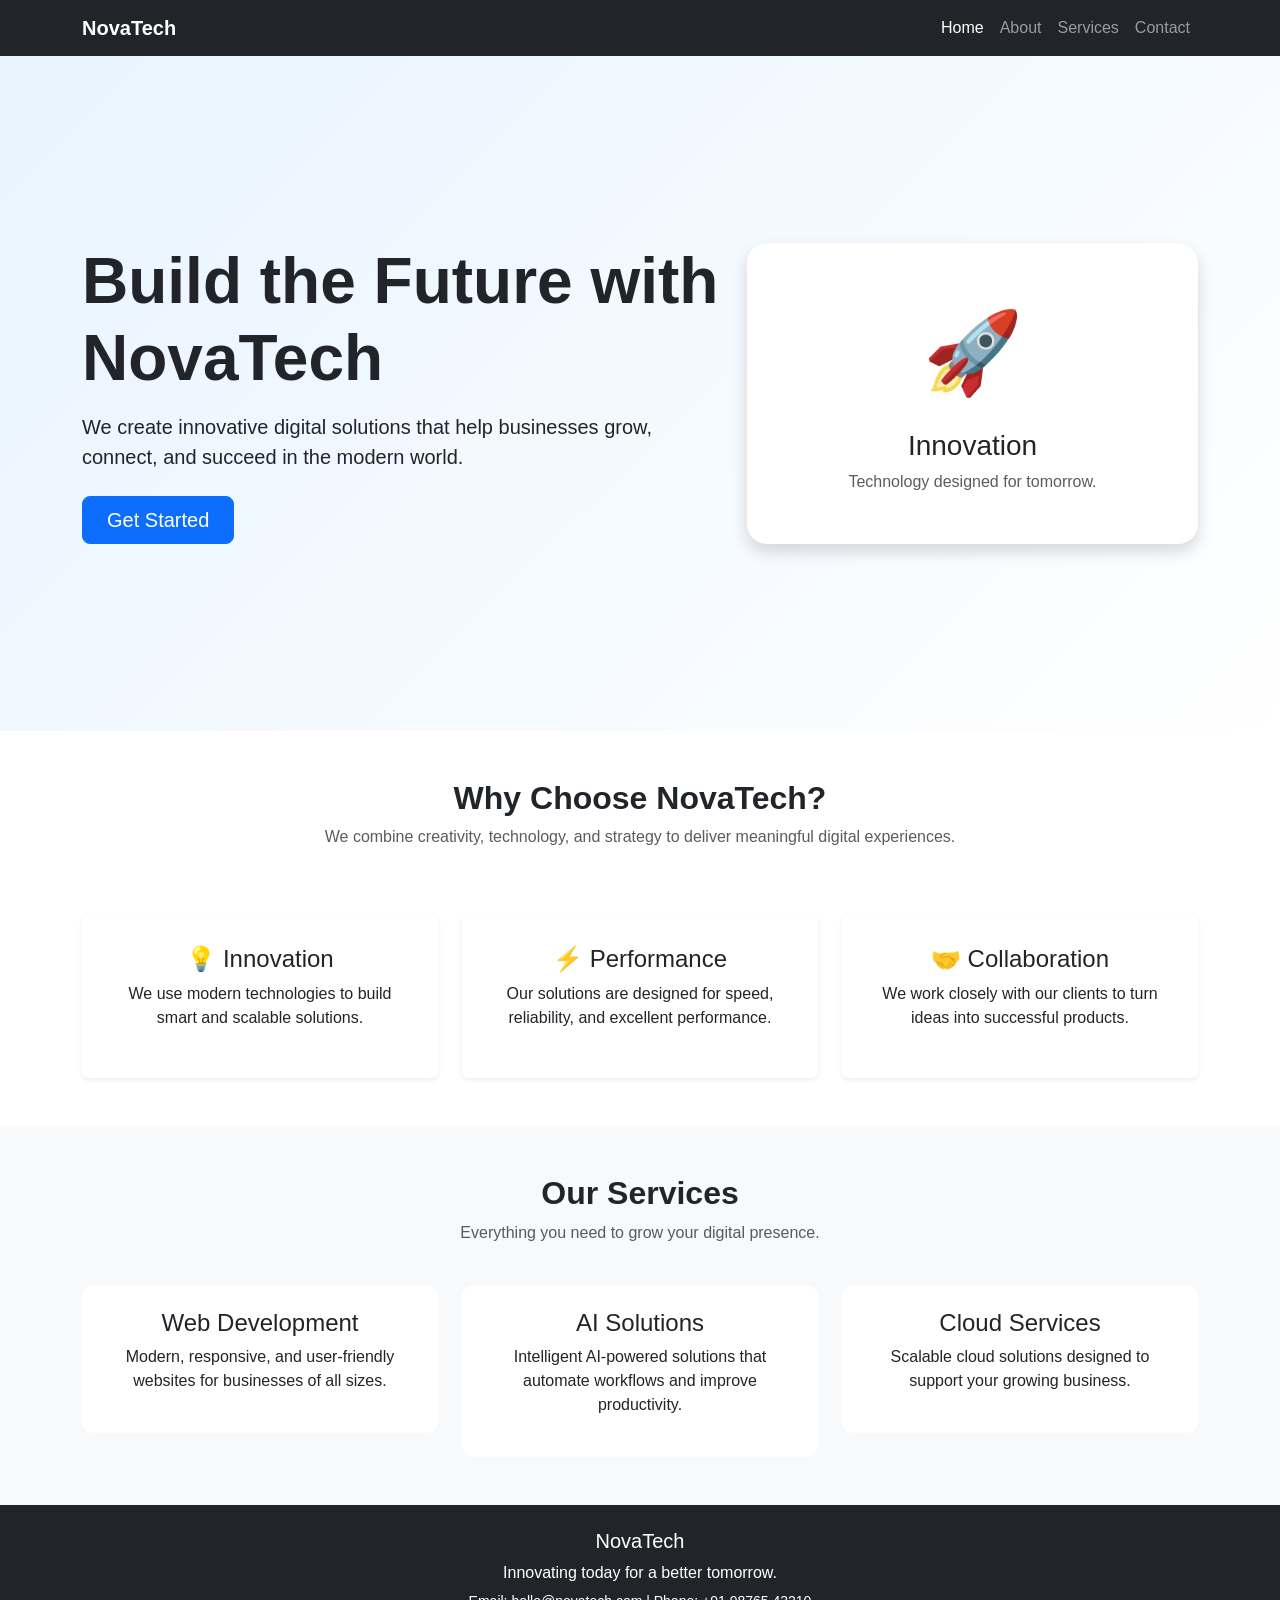
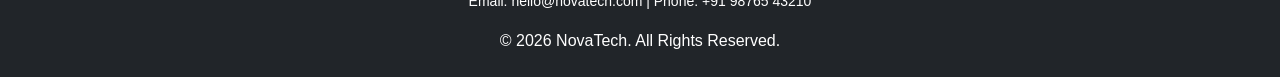
<file: css-practice/bootstrap/Q1/index.html>
<!DOCTYPE html>
<html lang="en">
<head>
    <meta charset="UTF-8">
    <meta name="viewport" content="width=device-width, initial-scale=1.0">

    <title>NovaTech - Company Landing Page</title>

    <!-- Bootstrap 5 CDN -->
    <link 
        href="https://cdn.jsdelivr.net/npm/bootstrap@5.3.3/dist/css/bootstrap.min.css" 
        rel="stylesheet"
    >

    <!-- Custom CSS -->
    <link rel="stylesheet" href="style.css">
</head>

<body>

    <!-- Header and Navbar -->
    <header>
        <nav class="navbar navbar-expand-lg navbar-dark bg-dark">
            <div class="container">

                <!-- Company name -->
                <a class="navbar-brand fw-bold" href="#">
                    NovaTech
                </a>

                <!-- Mobile menu button -->
                <button 
                    class="navbar-toggler" 
                    type="button" 
                    data-bs-toggle="collapse" 
                    data-bs-target="#navbarMenu"
                >
                    <span class="navbar-toggler-icon"></span>
                </button>

                <!-- Navbar links -->
                <div class="collapse navbar-collapse" id="navbarMenu">
                    <ul class="navbar-nav ms-auto">

                        <li class="nav-item">
                            <a class="nav-link active" href="#">Home</a>
                        </li>

                        <li class="nav-item">
                            <a class="nav-link" href="#about">About</a>
                        </li>

                        <li class="nav-item">
                            <a class="nav-link" href="#services">Services</a>
                        </li>

                        <li class="nav-item">
                            <a class="nav-link" href="#contact">Contact</a>
                        </li>

                    </ul>
                </div>

            </div>
        </nav>
    </header>


    <!-- Hero Section -->
    <main>

        <section class="hero-section">
            <div class="container">
                <div class="row align-items-center min-vh-75">

                    <!-- Hero text -->
                    <div class="col-lg-7 col-md-8 text-center text-md-start">

                        <h1 class="display-3 fw-bold">
                            Build the Future with NovaTech
                        </h1>

                        <p class="lead mt-3 mb-4">
                            We create innovative digital solutions that help
                            businesses grow, connect, and succeed in the modern world.
                        </p>

                        <!-- Bootstrap button -->
                        <a href="#services" class="btn btn-primary btn-lg px-4">
                            Get Started
                        </a>

                    </div>

                    <!-- Hero visual -->
                    <div class="col-lg-5 col-md-4 text-center mt-5 mt-md-0">

                        <div class="hero-card shadow">
                            <span>🚀</span>
                            <h3 class="mt-3">Innovation</h3>
                            <p class="text-muted mb-0">
                                Technology designed for tomorrow.
                            </p>
                        </div>

                    </div>

                </div>
            </div>
        </section>


        <!-- About Section -->
        <section id="about" class="py-5">
            <div class="container">

                <div class="row text-center">

                    <div class="col-12">
                        <h2 class="fw-bold">Why Choose NovaTech?</h2>
                        <p class="text-muted">
                            We combine creativity, technology, and strategy
                            to deliver meaningful digital experiences.
                        </p>
                    </div>

                </div>

                <div class="row mt-4 g-4">

                    <div class="col-md-4">
                        <div class="card h-100 border-0 shadow-sm p-3">
                            <div class="card-body text-center">
                                <h4>💡 Innovation</h4>
                                <p>
                                    We use modern technologies to build
                                    smart and scalable solutions.
                                </p>
                            </div>
                        </div>
                    </div>

                    <div class="col-md-4">
                        <div class="card h-100 border-0 shadow-sm p-3">
                            <div class="card-body text-center">
                                <h4>⚡ Performance</h4>
                                <p>
                                    Our solutions are designed for speed,
                                    reliability, and excellent performance.
                                </p>
                            </div>
                        </div>
                    </div>

                    <div class="col-md-4">
                        <div class="card h-100 border-0 shadow-sm p-3">
                            <div class="card-body text-center">
                                <h4>🤝 Collaboration</h4>
                                <p>
                                    We work closely with our clients to
                                    turn ideas into successful products.
                                </p>
                            </div>
                        </div>
                    </div>

                </div>

            </div>
        </section>


        <!-- Services Section -->
        <section id="services" class="services-section py-5">
            <div class="container">

                <div class="row text-center mb-4">
                    <div class="col">
                        <h2 class="fw-bold">Our Services</h2>
                        <p class="text-muted">
                            Everything you need to grow your digital presence.
                        </p>
                    </div>
                </div>

                <div class="row g-4">

                    <div class="col-md-4">
                        <div class="service-box text-center p-4">
                            <h4>Web Development</h4>
                            <p>
                                Modern, responsive, and user-friendly websites
                                for businesses of all sizes.
                            </p>
                        </div>
                    </div>

                    <div class="col-md-4">
                        <div class="service-box text-center p-4">
                            <h4>AI Solutions</h4>
                            <p>
                                Intelligent AI-powered solutions that automate
                                workflows and improve productivity.
                            </p>
                        </div>
                    </div>

                    <div class="col-md-4">
                        <div class="service-box text-center p-4">
                            <h4>Cloud Services</h4>
                            <p>
                                Scalable cloud solutions designed to support
                                your growing business.
                            </p>
                        </div>
                    </div>

                </div>

            </div>
        </section>

    </main>


    <!-- Footer -->
    <footer id="contact" class="bg-dark text-white text-center py-4">

        <div class="container">

            <h5>NovaTech</h5>

            <p class="mb-1">
                Innovating today for a better tomorrow.
            </p>

            <small>
                Email: hello@novatech.com | Phone: +91 98765 43210
            </small>

            <p class="mt-3 mb-0">
                &copy; 2026 NovaTech. All Rights Reserved.
            </p>

        </div>

    </footer>


    <!-- Bootstrap JavaScript Bundle
         Required for responsive navbar toggling -->
    <script 
        src="https://cdn.jsdelivr.net/npm/bootstrap@5.3.3/dist/js/bootstrap.bundle.min.js">
    </script>

</body>
</html>
</file>
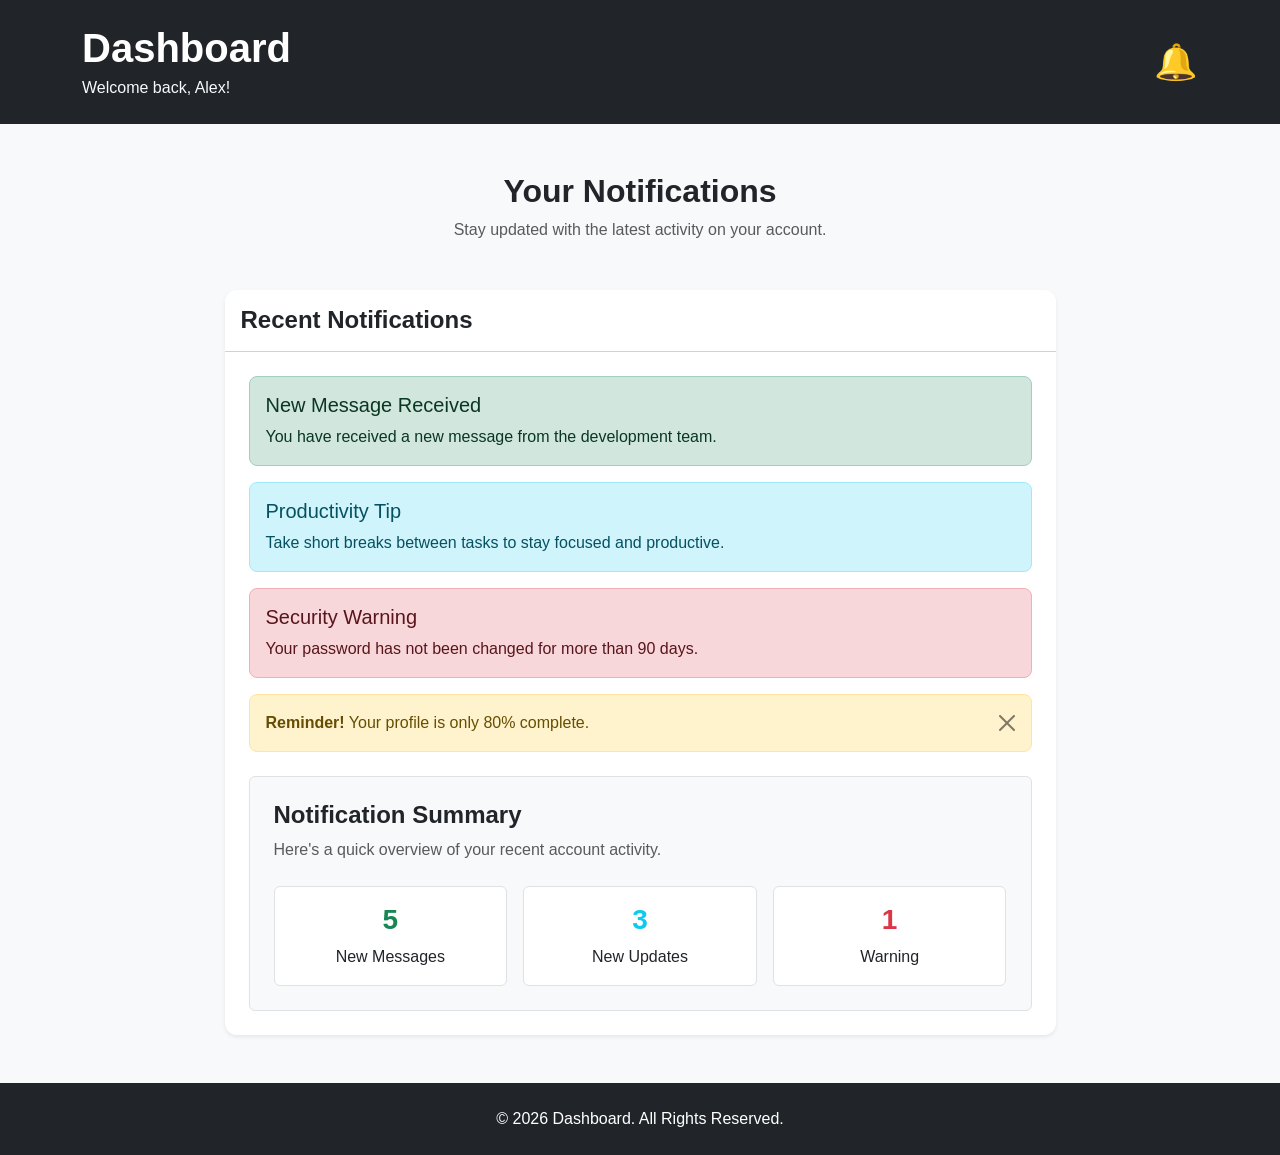
<file: css-practice/bootstrap/Q6/index.html>
<!DOCTYPE html>
<html lang="en">

<head>
    <meta charset="UTF-8">
    <meta name="viewport" content="width=device-width, initial-scale=1.0">

    <title>Notifications Dashboard</title>

    <!-- Bootstrap 5 CDN -->
    <link
        href="https://cdn.jsdelivr.net/npm/bootstrap@5.3.3/dist/css/bootstrap.min.css"
        rel="stylesheet"
    >

    <!-- Custom CSS -->
    <link rel="stylesheet" href="style.css">
</head>

<body class="bg-light">


    <!-- Header -->
    <header class="bg-dark text-white py-4">

        <div class="container">

            <div class="d-flex justify-content-between align-items-center">

                <div>
                    <h1 class="fw-bold mb-1">
                        Dashboard
                    </h1>

                    <p class="mb-0 text-light">
                        Welcome back, Alex!
                    </p>
                </div>

                <div class="notification-icon">
                    🔔
                </div>

            </div>

        </div>

    </header>


    <!-- Main Content -->
    <main>

        <section class="container py-5">

            <!-- Page heading -->
            <div class="text-center mb-5">

                <h2 class="fw-bold">
                    Your Notifications
                </h2>

                <p class="text-muted">
                    Stay updated with the latest activity on your account.
                </p>

            </div>


            <!-- Notification Card -->
            <div class="row justify-content-center">

                <div class="col-lg-9">

                    <div class="card shadow-sm border-0">

                        <div class="card-header bg-white py-3">

                            <h4 class="fw-bold mb-0">
                                Recent Notifications
                            </h4>

                        </div>


                        <div class="card-body p-4">


                            <!-- Success Alert -->
                            <div
                                class="alert alert-success"
                                role="alert"
                            >

                                <h5 class="alert-heading">
                                    New Message Received
                                </h5>

                                <p class="mb-0">
                                    You have received a new message from
                                    the development team.
                                </p>

                            </div>


                            <!-- Info Alert -->
                            <div
                                class="alert alert-info"
                                role="alert"
                            >

                                <h5 class="alert-heading">
                                    Productivity Tip
                                </h5>

                                <p class="mb-0">
                                    Take short breaks between tasks to stay
                                    focused and productive.
                                </p>

                            </div>


                            <!-- Danger Alert -->
                            <div
                                class="alert alert-danger"
                                role="alert"
                            >

                                <h5 class="alert-heading">
                                    Security Warning
                                </h5>

                                <p class="mb-0">
                                    Your password has not been changed for
                                    more than 90 days.
                                </p>

                            </div>


                            <!-- Dismissible Alert -->
                            <div
                                class="alert alert-warning alert-dismissible fade show"
                                role="alert"
                            >

                                <strong>Reminder!</strong>
                                Your profile is only 80% complete.

                                <!-- Bootstrap dismiss button -->
                                <button
                                    type="button"
                                    class="btn-close"
                                    data-bs-dismiss="alert"
                                    aria-label="Close"
                                ></button>

                            </div>


                            <!-- Summary Well -->
                            <div class="summary-box bg-light border rounded p-4 mt-4">

                                <h4 class="fw-bold">
                                    Notification Summary
                                </h4>

                                <p class="text-muted mb-4">
                                    Here's a quick overview of your recent
                                    account activity.
                                </p>


                                <div class="row text-center g-3">

                                    <div class="col-sm-4">

                                        <div class="summary-item p-3 bg-white border rounded">

                                            <h3 class="fw-bold text-success">
                                                5
                                            </h3>

                                            <p class="mb-0">
                                                New Messages
                                            </p>

                                        </div>

                                    </div>


                                    <div class="col-sm-4">

                                        <div class="summary-item p-3 bg-white border rounded">

                                            <h3 class="fw-bold text-info">
                                                3
                                            </h3>

                                            <p class="mb-0">
                                                New Updates
                                            </p>

                                        </div>

                                    </div>


                                    <div class="col-sm-4">

                                        <div class="summary-item p-3 bg-white border rounded">

                                            <h3 class="fw-bold text-danger">
                                                1
                                            </h3>

                                            <p class="mb-0">
                                                Warning
                                            </p>

                                        </div>

                                    </div>

                                </div>

                            </div>


                        </div>

                    </div>

                </div>

            </div>

        </section>

    </main>


    <!-- Footer -->
    <footer class="bg-dark text-white text-center py-4">

        <div class="container">

            <p class="mb-0">
                © 2026 Dashboard. All Rights Reserved.
            </p>

        </div>

    </footer>


    <!-- Bootstrap JavaScript Bundle
         Required for dismissible alerts -->
    <script
        src="https://cdn.jsdelivr.net/npm/bootstrap@5.3.3/dist/js/bootstrap.bundle.min.js">
    </script>

</body>

</html>
</file>
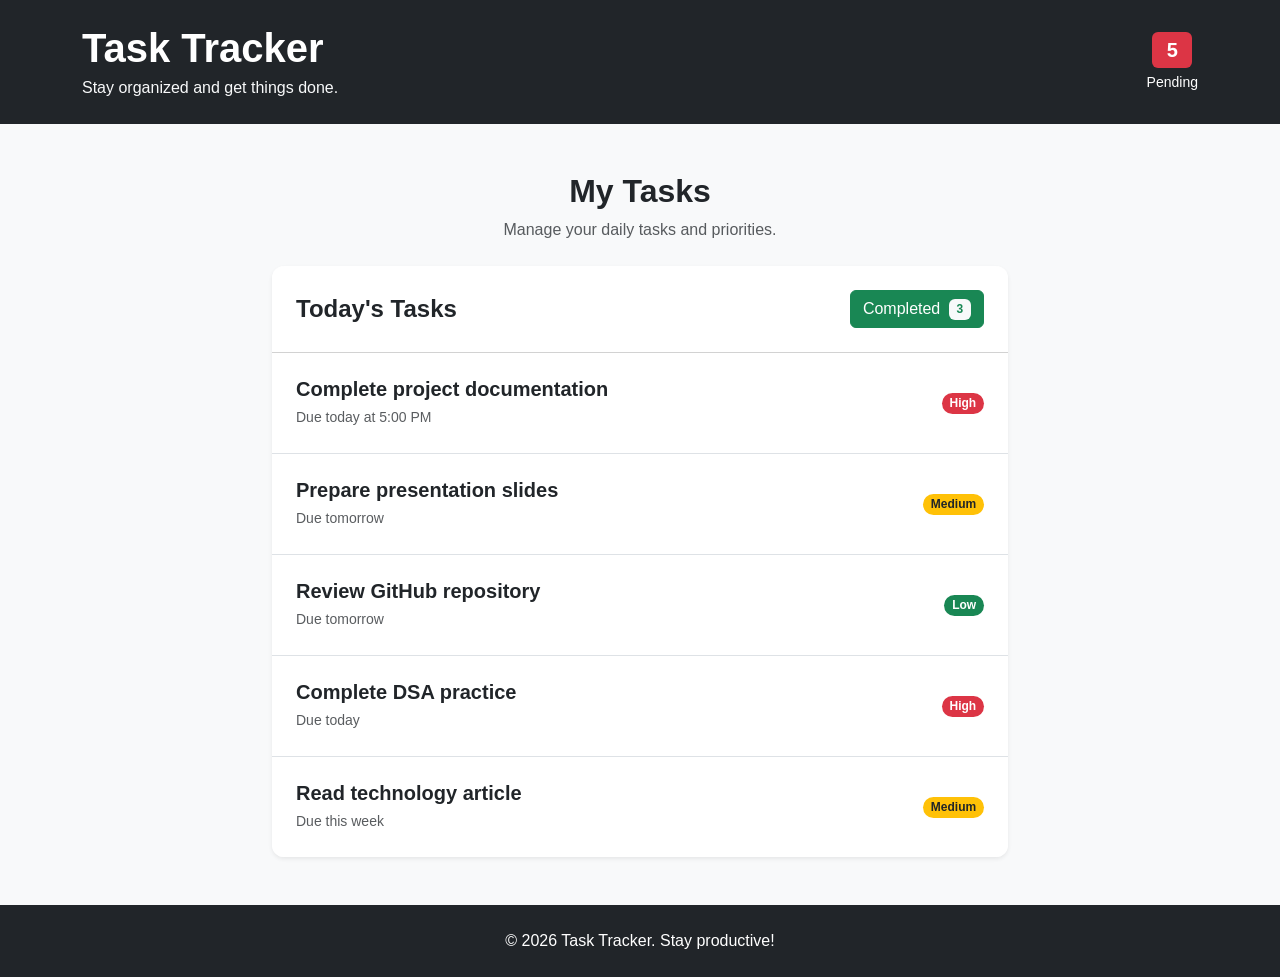
<file: css-practice/bootstrap/Q7/index.html>
<!DOCTYPE html>
<html lang="en">

<head>
    <meta charset="UTF-8">
    <meta name="viewport" content="width=device-width, initial-scale=1.0">

    <title>Task Tracker</title>

    <!-- Bootstrap 5 CDN -->
    <link
        href="https://cdn.jsdelivr.net/npm/bootstrap@5.3.3/dist/css/bootstrap.min.css"
        rel="stylesheet"
    >

    <!-- Custom CSS -->
    <link rel="stylesheet" href="style.css">
</head>

<body class="bg-light">


    <!-- Header -->
    <header class="bg-dark text-white py-4">

        <div class="container">

            <div class="d-flex justify-content-between align-items-center">

                <div>
                    <h1 class="fw-bold mb-1">
                        Task Tracker
                    </h1>

                    <p class="mb-0 text-light">
                        Stay organized and get things done.
                    </p>
                </div>


                <!-- Pending task counter -->
                <div class="text-center">

                    <span class="badge bg-danger pending-badge">
                        5
                    </span>

                    <small class="d-block mt-1">
                        Pending
                    </small>

                </div>

            </div>

        </div>

    </header>


    <!-- Main Content -->
    <main>

        <section class="container py-5">

            <!-- Page heading -->
            <div class="text-center mb-4">

                <h2 class="fw-bold">
                    My Tasks
                </h2>

                <p class="text-muted">
                    Manage your daily tasks and priorities.
                </p>

            </div>


            <!-- Task List Card -->
            <div class="row justify-content-center">

                <div class="col-lg-8">

                    <div class="card border-0 shadow-sm">

                        <div class="card-header bg-white p-4">

                            <div class="d-flex justify-content-between align-items-center">

                                <h4 class="fw-bold mb-0">
                                    Today's Tasks
                                </h4>

                                <!-- Completed button with badge -->
                                <button class="btn btn-success">

                                    Completed

                                    <span class="badge bg-light text-success ms-1">
                                        3
                                    </span>

                                </button>

                            </div>

                        </div>


                        <div class="card-body p-0">

                            <!-- Bootstrap List Group -->
                            <ul class="list-group list-group-flush">


                                <!-- Task 1 -->
                                <li class="list-group-item task-item p-4">

                                    <div class="d-flex justify-content-between align-items-center">

                                        <div>

                                            <h5 class="fw-bold mb-1">
                                                Complete project documentation
                                            </h5>

                                            <small class="text-muted">
                                                Due today at 5:00 PM
                                            </small>

                                        </div>

                                        <!-- High priority badge -->
                                        <span class="badge bg-danger rounded-pill">
                                            High
                                        </span>

                                    </div>

                                </li>


                                <!-- Task 2 -->
                                <li class="list-group-item task-item p-4">

                                    <div class="d-flex justify-content-between align-items-center">

                                        <div>

                                            <h5 class="fw-bold mb-1">
                                                Prepare presentation slides
                                            </h5>

                                            <small class="text-muted">
                                                Due tomorrow
                                            </small>

                                        </div>

                                        <!-- Medium priority badge -->
                                        <span class="badge bg-warning text-dark rounded-pill">
                                            Medium
                                        </span>

                                    </div>

                                </li>


                                <!-- Task 3 -->
                                <li class="list-group-item task-item p-4">

                                    <div class="d-flex justify-content-between align-items-center">

                                        <div>

                                            <h5 class="fw-bold mb-1">
                                                Review GitHub repository
                                            </h5>

                                            <small class="text-muted">
                                                Due tomorrow
                                            </small>

                                        </div>

                                        <span class="badge bg-success rounded-pill">
                                            Low
                                        </span>

                                    </div>

                                </li>


                                <!-- Task 4 -->
                                <li class="list-group-item task-item p-4">

                                    <div class="d-flex justify-content-between align-items-center">

                                        <div>

                                            <h5 class="fw-bold mb-1">
                                                Complete DSA practice
                                            </h5>

                                            <small class="text-muted">
                                                Due today
                                            </small>

                                        </div>

                                        <span class="badge bg-danger rounded-pill">
                                            High
                                        </span>

                                    </div>

                                </li>


                                <!-- Task 5 -->
                                <li class="list-group-item task-item p-4">

                                    <div class="d-flex justify-content-between align-items-center">

                                        <div>

                                            <h5 class="fw-bold mb-1">
                                                Read technology article
                                            </h5>

                                            <small class="text-muted">
                                                Due this week
                                            </small>

                                        </div>

                                        <span class="badge bg-warning text-dark rounded-pill">
                                            Medium
                                        </span>

                                    </div>

                                </li>


                            </ul>

                        </div>

                    </div>

                </div>

            </div>

        </section>

    </main>


    <!-- Footer -->
    <footer class="bg-dark text-white text-center py-4">

        <div class="container">

            <p class="mb-0">
                © 2026 Task Tracker. Stay productive!
            </p>

        </div>

    </footer>

</body>

</html>
</file>
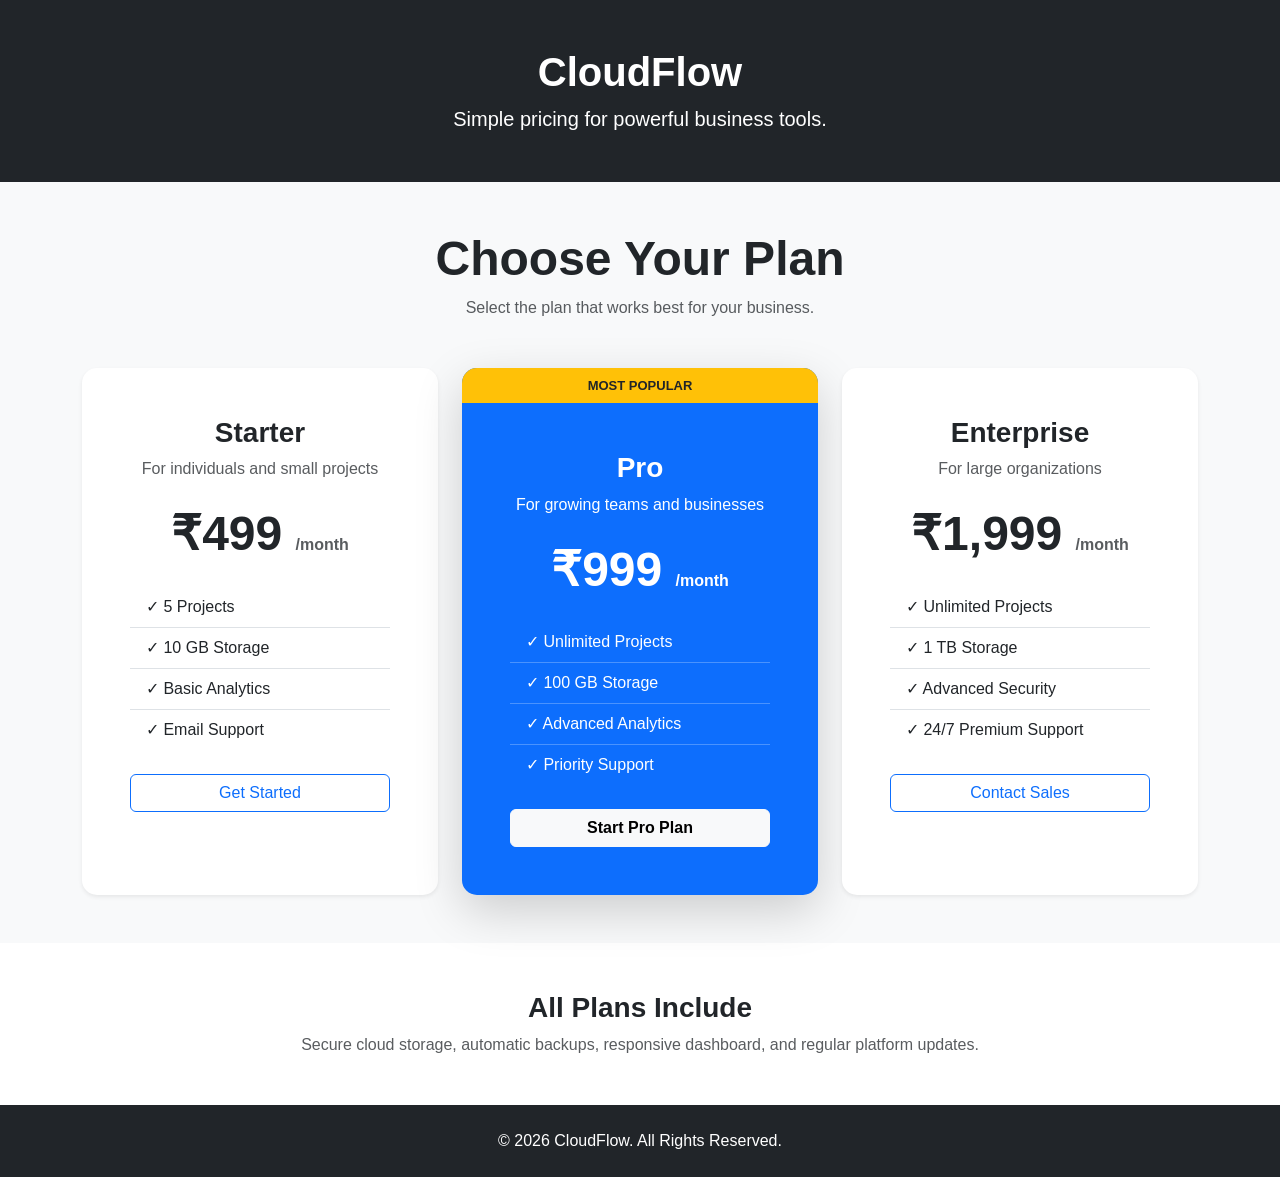
<file: css-practice/bootstrap/Q8/index.html>
<!DOCTYPE html>
<html lang="en">

<head>
    <meta charset="UTF-8">
    <meta name="viewport" content="width=device-width, initial-scale=1.0">

    <title>Pricing Plans - CloudFlow</title>

    <!-- Bootstrap 5 CDN -->
    <link
        href="https://cdn.jsdelivr.net/npm/bootstrap@5.3.3/dist/css/bootstrap.min.css"
        rel="stylesheet"
    >

    <!-- Custom CSS -->
    <link rel="stylesheet" href="style.css">
</head>

<body class="bg-light">


    <!-- Header -->
    <header class="bg-dark text-white text-center py-5">

        <div class="container">

            <h1 class="fw-bold">
                CloudFlow
            </h1>

            <p class="lead mb-0">
                Simple pricing for powerful business tools.
            </p>

        </div>

    </header>


    <!-- Main Content -->
    <main>

        <!-- Pricing Section -->
        <section class="container py-5">

            <div class="text-center mb-5">

                <h2 class="display-5 fw-bold">
                    Choose Your Plan
                </h2>

                <p class="text-muted">
                    Select the plan that works best for your business.
                </p>

            </div>


            <!-- Pricing Cards -->
            <div class="row g-4 align-items-stretch">


                <!-- Starter Plan -->
                <div class="col-md-4">

                    <div class="card pricing-card h-100 shadow-sm">

                        <div class="card-body text-center p-5">

                            <h3 class="fw-bold">
                                Starter
                            </h3>

                            <p class="text-muted">
                                For individuals and small projects
                            </p>

                            <h2 class="display-5 fw-bold my-4">
                                ₹499
                                <small class="fs-6 text-muted">
                                    /month
                                </small>
                            </h2>


                            <!-- Features -->
                            <ul class="list-group list-group-flush text-start mb-4">

                                <li class="list-group-item">
                                    ✓ 5 Projects
                                </li>

                                <li class="list-group-item">
                                    ✓ 10 GB Storage
                                </li>

                                <li class="list-group-item">
                                    ✓ Basic Analytics
                                </li>

                                <li class="list-group-item">
                                    ✓ Email Support
                                </li>

                            </ul>


                            <a href="#" class="btn btn-outline-primary w-100">
                                Get Started
                            </a>

                        </div>

                    </div>

                </div>


                <!-- Pro Plan -->
                <div class="col-md-4">

                    <div class="card pricing-card pro-plan h-100 shadow-lg">

                        <!-- Popular Badge -->
                        <div class="popular-badge">
                            MOST POPULAR
                        </div>

                        <div class="card-body text-center p-5">

                            <h3 class="fw-bold">
                                Pro
                            </h3>

                            <p>
                                For growing teams and businesses
                            </p>

                            <h2 class="display-5 fw-bold my-4">
                                ₹999
                                <small class="fs-6">
                                    /month
                                </small>
                            </h2>


                            <!-- Features -->
                            <ul class="list-group list-group-flush text-start mb-4">

                                <li class="list-group-item">
                                    ✓ Unlimited Projects
                                </li>

                                <li class="list-group-item">
                                    ✓ 100 GB Storage
                                </li>

                                <li class="list-group-item">
                                    ✓ Advanced Analytics
                                </li>

                                <li class="list-group-item">
                                    ✓ Priority Support
                                </li>

                            </ul>


                            <a href="#" class="btn btn-light w-100 fw-bold">
                                Start Pro Plan
                            </a>

                        </div>

                    </div>

                </div>


                <!-- Enterprise Plan -->
                <div class="col-md-4">

                    <div class="card pricing-card h-100 shadow-sm">

                        <div class="card-body text-center p-5">

                            <h3 class="fw-bold">
                                Enterprise
                            </h3>

                            <p class="text-muted">
                                For large organizations
                            </p>

                            <h2 class="display-5 fw-bold my-4">
                                ₹1,999
                                <small class="fs-6 text-muted">
                                    /month
                                </small>
                            </h2>


                            <!-- Features -->
                            <ul class="list-group list-group-flush text-start mb-4">

                                <li class="list-group-item">
                                    ✓ Unlimited Projects
                                </li>

                                <li class="list-group-item">
                                    ✓ 1 TB Storage
                                </li>

                                <li class="list-group-item">
                                    ✓ Advanced Security
                                </li>

                                <li class="list-group-item">
                                    ✓ 24/7 Premium Support
                                </li>

                            </ul>


                            <a href="#" class="btn btn-outline-primary w-100">
                                Contact Sales
                            </a>

                        </div>

                    </div>

                </div>


            </div>

        </section>


        <!-- Extra Information -->
        <section class="bg-white py-5">

            <div class="container text-center">

                <h3 class="fw-bold">
                    All Plans Include
                </h3>

                <p class="text-muted mb-0">
                    Secure cloud storage, automatic backups, responsive
                    dashboard, and regular platform updates.
                </p>

            </div>

        </section>

    </main>


    <!-- Footer -->
    <footer class="bg-dark text-white text-center py-4">

        <div class="container">

            <p class="mb-0">
                © 2026 CloudFlow. All Rights Reserved.
            </p>

        </div>

    </footer>

</body>

</html>
</file>
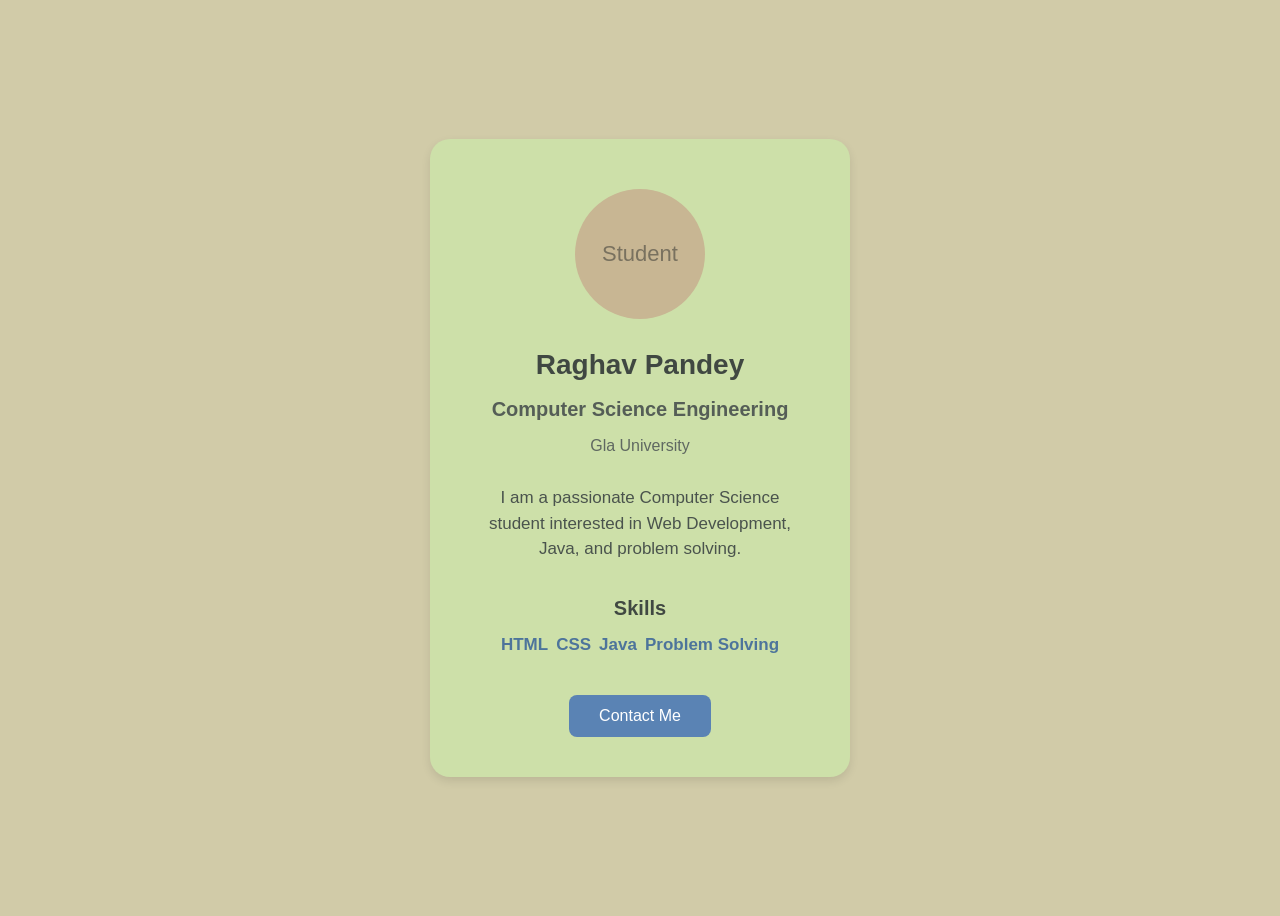
<file: css-practice/class-work/task1(student profile card)/index.html>
<!DOCTYPE html>
<html lang="en">
<head>
    <meta charset="UTF-8">
    <meta name="viewport" content="width=device-width, initial-scale=1.0">
    <title>Student Profile Card</title>
    <link rel="stylesheet" href="style.css">
</head>
<body>

    <div class="card">
        <div class="avatar">Student</div>
        
        <h1 class="name">Raghav Pandey</h1>
        <h2 class="major">Computer Science Engineering</h2>
        <p class="institution">Gla University</p>

        <p class="description">
            I am a passionate Computer Science<br>
            student interested in Web Development,<br>
            Java, and problem solving.
        </p>

        <h3 class="skills-heading">Skills</h3>
        <div class="skills">
            <span>HTML</span>
            <span>CSS</span>
            <span>Java</span>
            <span>Problem Solving</span>
        </div>

        <a href="#" class="contact-btn">Contact Me</a>
    </div>

</body>
</html>
</file>
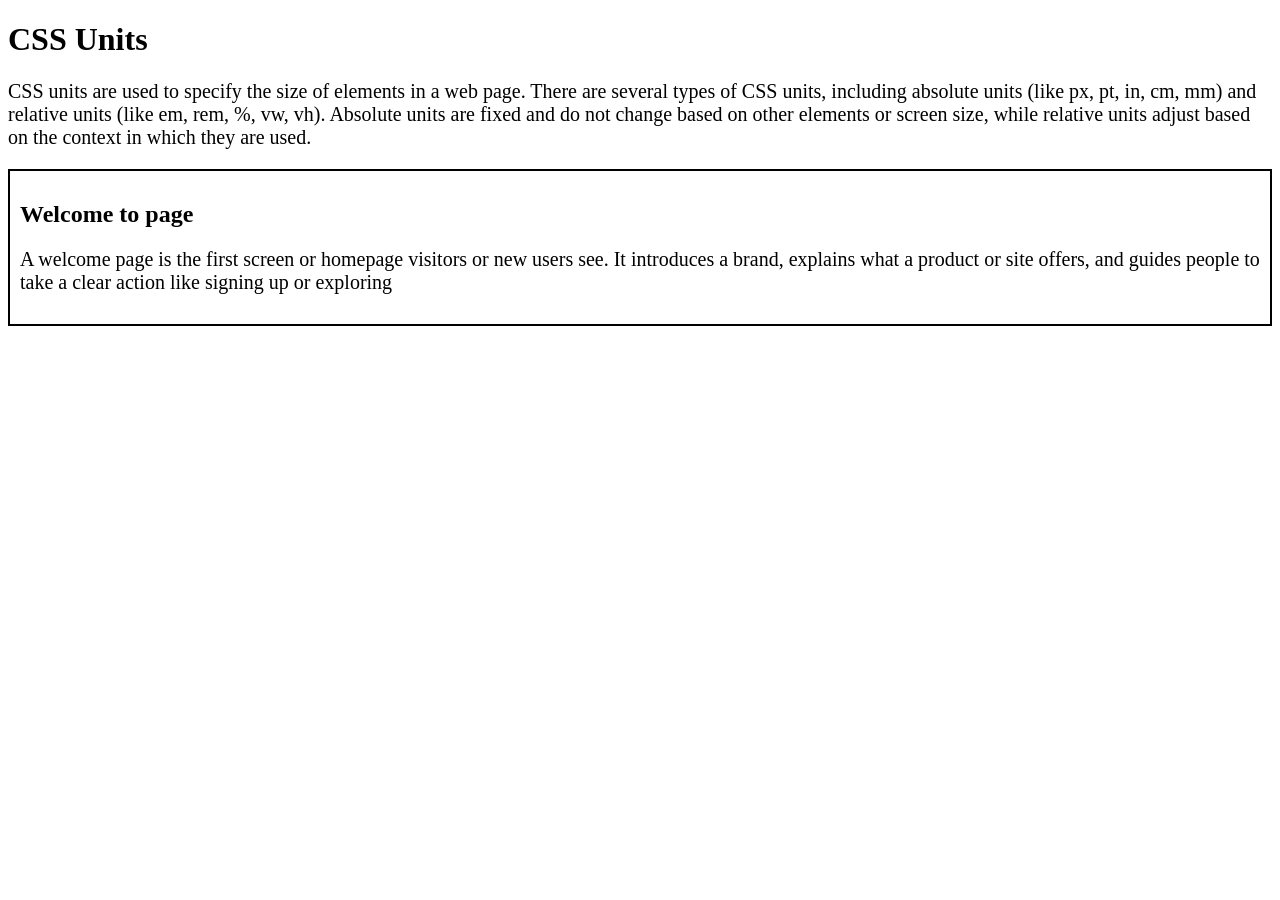
<file: css-practice/class-work/task2/index.html>
<!DOCTYPE html>
<html lang="en">
<head>
    <meta charset="UTF-8">
    <meta name="viewport" content="width=device-width, initial-scale=1.0">
    <title>CSS Units</title>
    <link rel="stylesheet" href="style.css">
</head>
<body>

    <div class = "container">
        <h1>CSS Units</h1>
       <p>CSS units are used to specify the size of elements in a web page. There are several types of CSS units, including absolute units (like px, pt, in, cm, mm) and relative units (like em, rem, %, vw, vh). Absolute units are fixed and do not change based on other elements or screen size, while relative units adjust based on the context in which they are used.</p>
       <div class="welcome-box">
               <h2>Welcome to page</h2> 
                        <p>A welcome page is the first screen or homepage visitors or new users see. It introduces a brand, explains what a product or site offers, and guides people to take a clear action like signing up or exploring  </p>
       </div>
    </div>


</body>
</html>
</file>
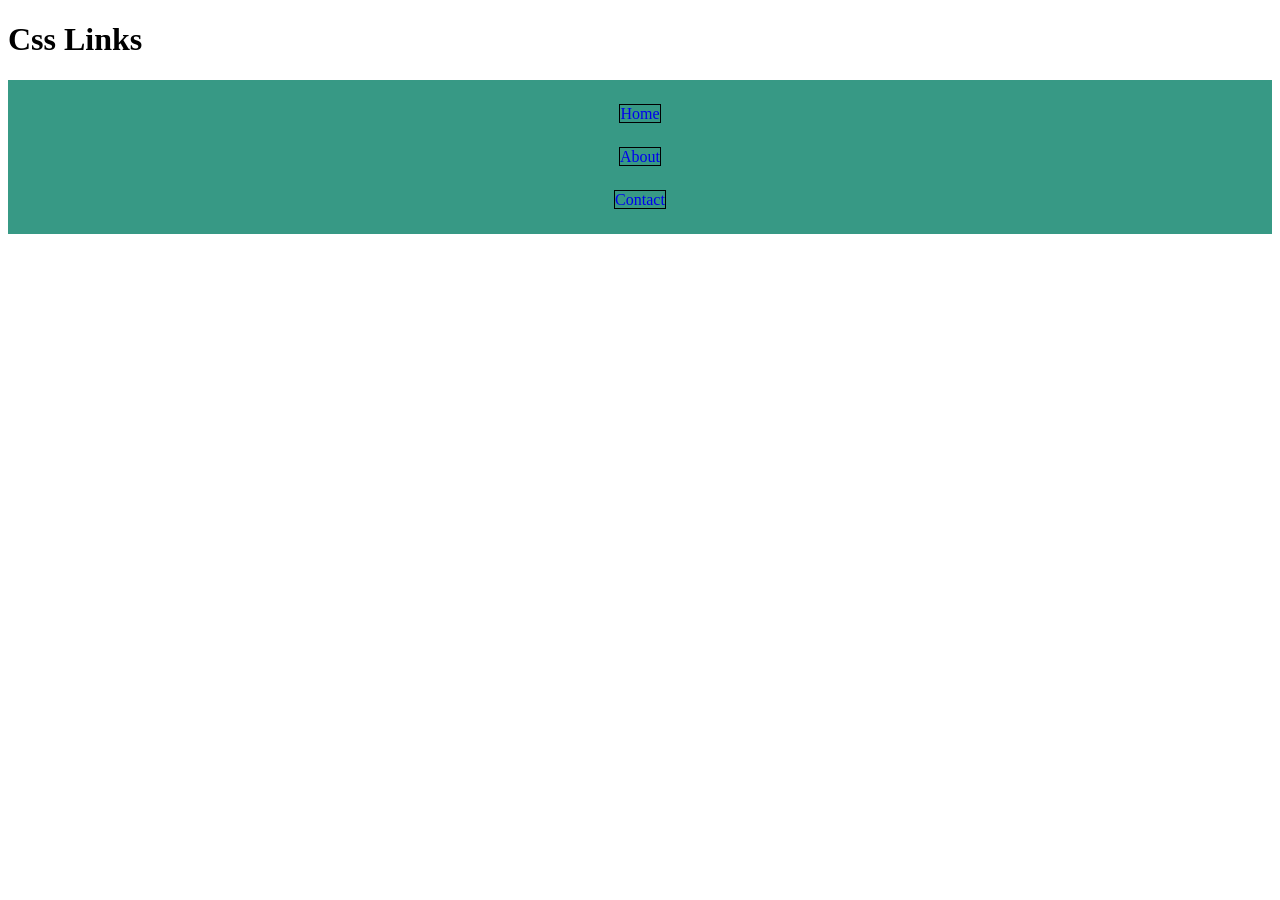
<file: css-practice/class-work/task3(css link)/index.html>
<!DOCTYPE html>
<html lang="en">
<head>
    <meta charset="UTF-8">
    <meta name="viewport" content="width=device-width, initial-scale=1.0">
    <title>CSS Units</title>
    <link rel="stylesheet" href="style.css">
</head>
<body>

    <div class = "container">
        <h1>Css Links</h1>
        <!-- <a href="#">Home</a>
        <br>
        <a href="#">About</a>
        <br>
        <a href="#">Contact</a> -->
        <ul>
            <li><a href="#">Home</a></li>
            <li><a href="#">About</a></li>
            <li><a href="#">Contact</a></li>
        </ul>
    </div>
</body>
</html>
</file>
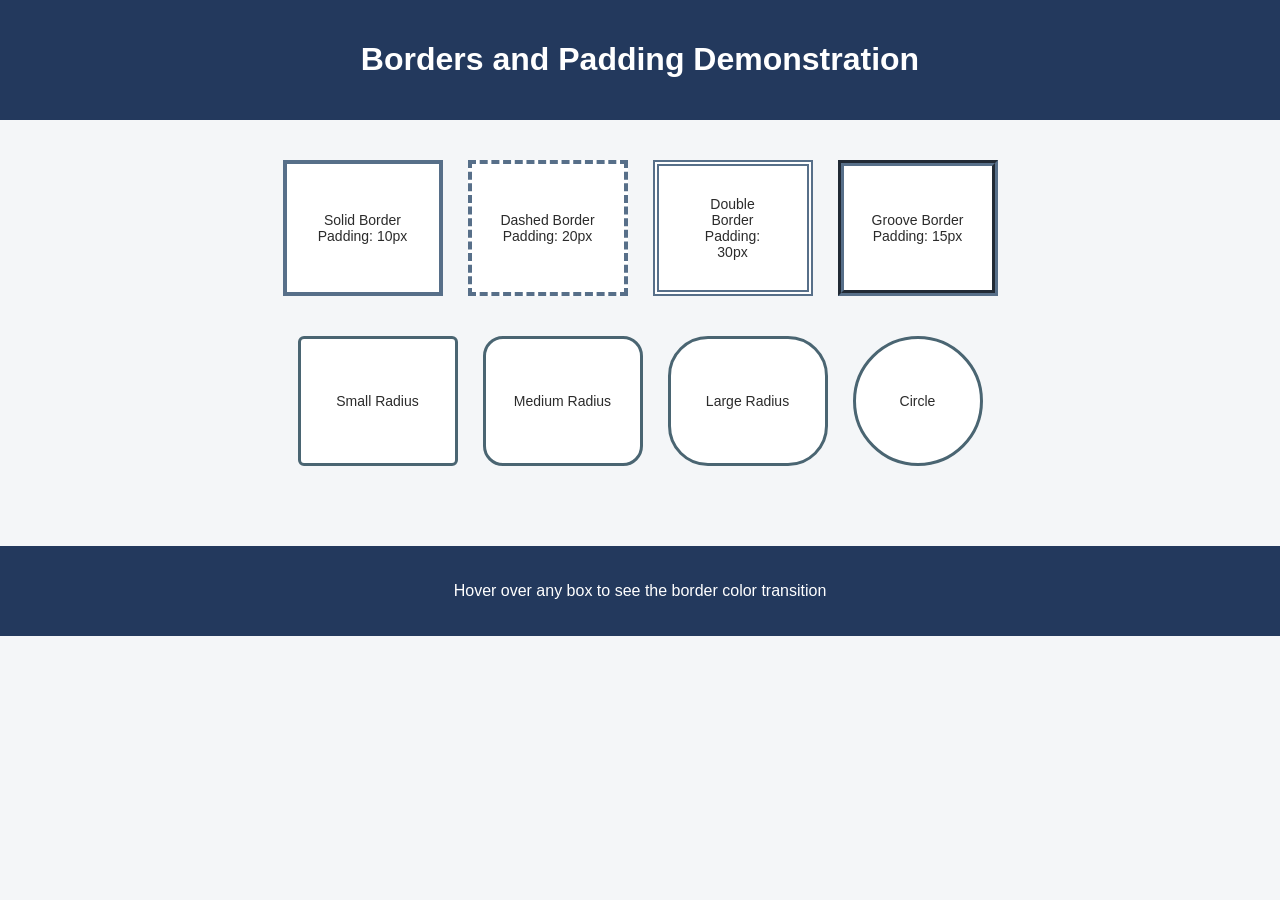
<file: css-practice/css_model/q1/index.html>
<!DOCTYPE html>
<html lang="en">
<head>
<meta charset="UTF-8">
<title>Borders and Padding Demonstration</title>
<link rel="stylesheet" href="style.css">
</head>
<body>
<header>
<h1>Borders and Padding Demonstration</h1>
</header>
<main>
<section class="box-row">
<div class="box solid">Solid Border<br>Padding: 10px</div>
<div class="box dashed">Dashed Border<br>Padding: 20px</div>
<div class="box double">Double Border<br>Padding: 30px</div>
<div class="box groove">Groove Border<br>Padding: 15px</div>
</section>
<section class="box-row">
<div class="box rounded-small">Small Radius</div>
<div class="box rounded-medium">Medium Radius</div>
<div class="box rounded-large">Large Radius</div>
<div class="box rounded-circle">Circle</div>
</section>
</main>
<footer>
<p>Hover over any box to see the border color transition</p>
</footer>
</body>
</html>
</file>
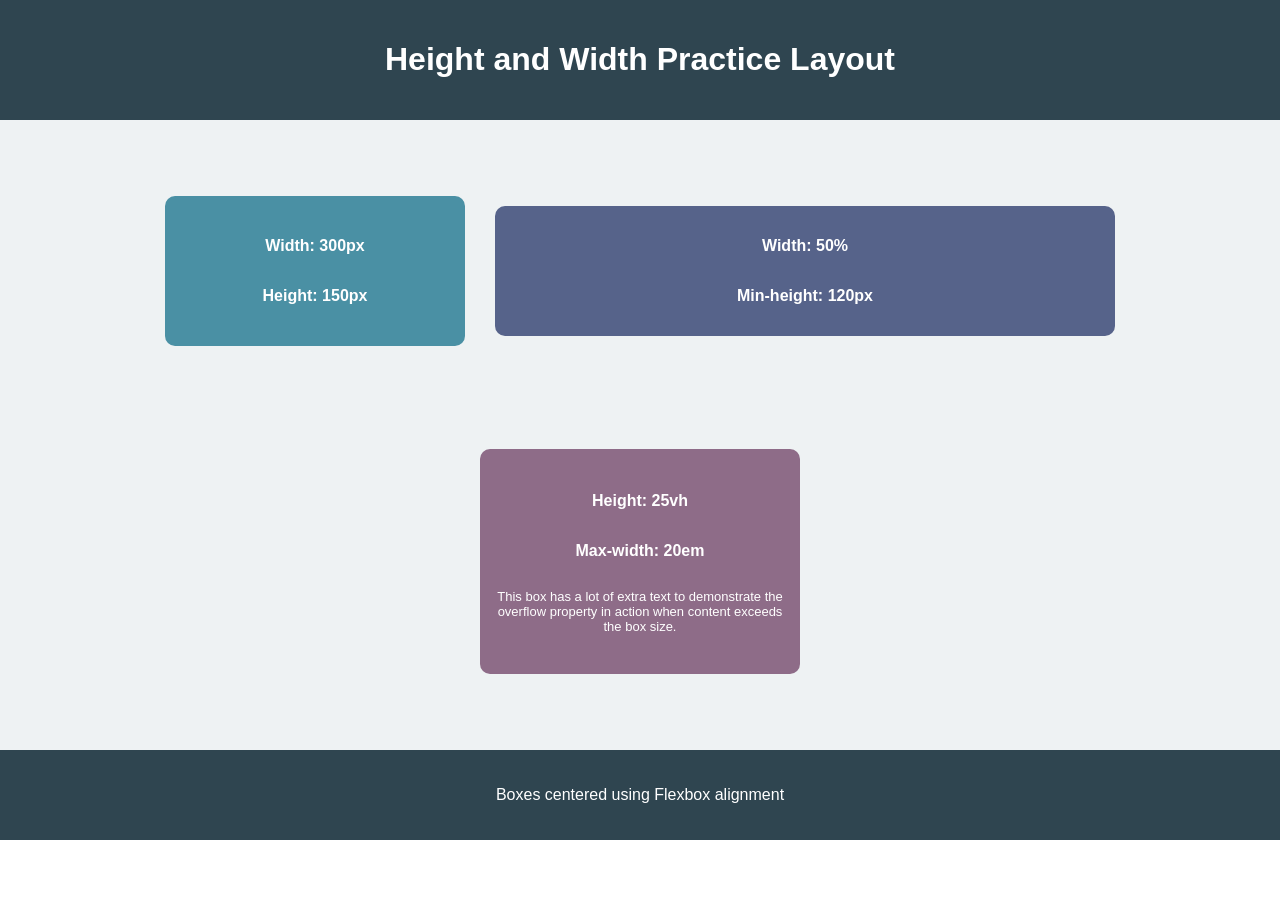
<file: css-practice/css_model/q2/index.html>
<!DOCTYPE html>
<html lang="en">
<head>
<meta charset="UTF-8">
<title>Height and Width Practice Layout</title>
<link rel="stylesheet" href="style.css">
</head>
<body>
<header>
<h1>Height and Width Practice Layout</h1>
</header>
<main class="container">
<div class="box box-px">
<p>Width: 300px</p>
<p>Height: 150px</p>
</div>
<div class="box box-percent">
<p>Width: 50%</p>
<p>Min-height: 120px</p>
</div>
<div class="box box-vh-em">
<p>Height: 25vh</p>
<p>Max-width: 20em</p>
<p class="overflow-text">This box has a lot of extra text to demonstrate the overflow property in action when content exceeds the box size.</p>
</div>
</main>
<footer>
<p>Boxes centered using Flexbox alignment</p>
</footer>
</body>
</html>
</file>
<file: css-practice/bootstrap/Q1/style.css>
/* Custom styling for the landing page */

body {
    font-family: Arial, sans-serif;
}

/* Hero section background */
.hero-section {
    background: linear-gradient(135deg, #e8f4ff, #ffffff);
}

/* Bootstrap utility class used here:
   min-vh-75 gives the hero section a large responsive height */
.min-vh-75 {
    min-height: 75vh;
}

/* Hero visual card */
.hero-card {
    background: white;
    border-radius: 20px;
    padding: 50px 30px;
}

.hero-card span {
    font-size: 80px;
}

/* Services background */
.services-section {
    background-color: #f8f9fa;
}

/* Service cards */
.service-box {
    background: white;
    border-radius: 12px;
    transition: transform 0.3s ease, box-shadow 0.3s ease;
}

.service-box:hover {
    transform: translateY(-5px);
    box-shadow: 0 8px 20px rgba(0, 0, 0, 0.1);
}

/* Make heading responsive on smaller screens */
@media (max-width: 576px) {

    .hero-section h1 {
        font-size: 2.5rem;
    }

    .hero-card {
        padding: 30px 20px;
    }

}
</file>
<file: css-practice/bootstrap/Q6/style.css>
/* Custom CSS for Notifications Dashboard */

body {
    font-family: Arial, sans-serif;
}


/* Header notification icon */
.notification-icon {
    font-size: 35px;
}


/* Notification card */
.card {
    border-radius: 12px;
    overflow: hidden;
}


/* Summary box */
.summary-box {
    border-radius: 10px;
}


/* Summary item hover effect */
.summary-item {
    transition: transform 0.3s ease, box-shadow 0.3s ease;
}

.summary-item:hover {
    transform: translateY(-4px);
    box-shadow: 0 5px 15px rgba(0, 0, 0, 0.08);
}


/* Alert styling */
.alert {
    border-radius: 8px;
}


/* Mobile adjustments */
@media (max-width: 576px) {

    .notification-icon {
        font-size: 28px;
    }

}
</file>
<file: css-practice/bootstrap/Q7/style.css>
/* Custom CSS for Task Tracker */

body {
    font-family: Arial, sans-serif;
}


/* Pending task counter */
.pending-badge {
    font-size: 20px;
    min-width: 40px;
    padding: 8px 10px;
}


/* Task item transition */
.task-item {
    transition: background-color 0.2s ease, transform 0.2s ease;
}


/* Task hover effect */
.task-item:hover {
    background-color: #f8f9fa;
    transform: translateX(4px);
}


/* Card rounded corners */
.card {
    border-radius: 12px;
    overflow: hidden;
}


/* Mobile responsiveness */
@media (max-width: 576px) {

    .task-item h5 {
        font-size: 1rem;
    }

    .task-item {
        padding: 1rem !important;
    }

}
</file>
<file: css-practice/bootstrap/Q8/style.css>
/* Custom CSS for Pricing Plans */

body {
    font-family: Arial, sans-serif;
}


/* Pricing card styling */
.pricing-card {
    border: none;
    border-radius: 15px;
    overflow: hidden;

    transition:
        transform 0.3s ease,
        box-shadow 0.3s ease;
}


/* Hover effect */
.pricing-card:hover {
    transform: translateY(-10px);
    box-shadow: 0 20px 35px rgba(0, 0, 0, 0.15) !important;
}


/* Pro plan */
.pro-plan {
    background-color: #0d6efd;
    color: white;
}


/* Remove white background from Pro plan list items */
.pro-plan .list-group-item {
    background-color: transparent;
    color: white;
    border-color: rgba(255, 255, 255, 0.25);
}


/* Popular badge */
.popular-badge {
    background-color: #ffc107;
    color: #212529;
    text-align: center;
    font-size: 13px;
    font-weight: bold;
    padding: 8px;
}


/* Buttons */
.btn {
    transition: all 0.3s ease;
}

.btn:hover {
    transform: translateY(-2px);
}


/* Mobile adjustments */
@media (max-width: 767px) {

    .pricing-card {
        margin-bottom: 10px;
    }

}
</file>
<file: css-practice/class-work/task1(student profile card)/style.css>
/* .container{
    width:400px;
    height:400px;
    border:2px dashed black;
    margin:20px 30px;
    padding: 30px;
    border-radius:50%;


}
.container h1{
    background-color: rgb(0, 255, 255);
    color: black;
    padding: 20px;
}

.container h2{
    background-color: rgb(255, 0, 17);
    color: black;
    text-align: center;
    padding: 20px;
}

.container #head-green{
    background-color: rgb(117, 65, 2);
} */





/* for 2 blocks */
/* .container h1{
    background-color: rgb(0, 255, 255);
    width: 400px;
    height: 300px;
    border: 2px solid black;
    margin:0 auto;
    
}
.box{
    width: 400px;
    height: 300px;
    border: 2px solid rgb(0, 0, 0);
    background-color: rgb(0, 234, 255);
    box-sizing:border-box;
} 
.container h2{
    background-color: rgb(166, 255, 0);
    width: 400px;
    height: 300px;
    
    
}
.box{
    width: 400px;
    height: 300px;
    border: 2px solid rgb(0, 0, 0);
    background-color: rgb(255, 251, 0);
    box-sizing:border-box;
}  */

/* .container{
    width:100px;
    height:90px;
    border:2px dashed black;
    padding: 30px;
    border-radius:50%;
    margin:0 auto;
}
.container h1{
    background-color: rgb(0, 255, 255);
    color: black;
    padding: 20px;
    lborder: 2px solid black;
} */






{
    box-sizing: border-box;
    margin:0;
    padding:0;
}

body {
    font-family: 'Arial', sans-serif; 
    background-color: #D1CBA8; 
    display: flex;
    justify-content: center;
    align-items: center;
    min-height: 100vh;
}

.card {
    background-color: #CDE0A9; 
    border-radius: 20px;
    width: 380px;
    padding: 50px 20px 40px;
    text-align: center;
    box-shadow: 0 4px 10px rgba(0, 0, 0, 0.1);
}

.avatar {
    width: 130px;
    height: 130px;
    background-color: #C8B693; 
    border-radius: 50%;
    margin: 0 auto 30px;
    display: flex;
    justify-content: center;
    align-items: center;
    font-size: 22px;
    color: #79715F; 
}

.name {
    font-size: 28px;
    color: #404842; 
    margin-bottom: 8px;
}

.major {
    font-size: 20px;
    color: #555E57;
    margin-bottom: 8px;
}

.institution {
    font-size: 16px;
    color: #5F6861;
    margin-bottom: 30px;
}

.description {
    font-size: 17px;
    color: #4A534D;
    line-height: 1.5;
    margin-bottom: 35px;
    padding: 0 15px;
}

.skills-heading {
    font-size: 20px;
    color: #404842;
    margin-bottom: 15px;
}

.skills {
    color: #4D749B; 
    font-size: 17px;
    font-weight: bold;
    margin-bottom: 40px;
    display: flex;
    justify-content: center;
    gap: 8px;
    flex-wrap: wrap;
}

.contact-btn {
    display: inline-block;
    background-color: #5A83B4; 
    color: white;
    text-decoration: none;
    padding: 12px 30px;
    border-radius: 8px;
    font-size: 16px;
    transition: background-color 0.2s ease;
}

.contact-btn:hover {
    background-color: #496F9B;
}
</file>
<file: css-practice/class-work/task2/style.css>
/* .container{
    border:2px solid black;
    width: 400px;
    padding: 20px;
    margin: 0 auto;
} */
.container p{
    font-size: 20px;
}
.welcome-box {
    border: 2px solid black; 
    padding: 10px; 
    width: auto;
    margin-top: 20px; 
}
</file>
<file: css-practice/class-work/task3(css link)/style.css>
.container{
    box-sizing: border-box;
    margin:0;
    padding:0;

}
.container a{
    border:1px solid rgb(0, 0, 0);
    text-decoration: none;
    cursor: pointer;
    

}
.h1{
    text-align: center;
}
.container a:hover{     
    background-color: rgb(194, 19, 19);
    color: rgb(85, 146, 16);
}
.container ul{
    list-style:none;
    background-color: rgb(55, 153, 133);

    /* border:1px solid black; */
    padding:10px 10px;
}

.container ul li{
    text-align:center;
    padding:10px;
    margin:5px;
}
ul li:first-child{
    background-color: rgb(55, 153, 133);
}
</file>
<file: css-practice/css_model/q1/style.css>
* {
  box-sizing: border-box;
}

body {
  font-family: 'Segoe UI', Arial, sans-serif;
  background-color: #f4f6f8;
  color: #2b2b2b;
  margin: 0;
}

header, footer {
  text-align: center;
  background-color: #23395d;
  color: #ffffff;
  padding: 20px;
}

main {
  padding: 40px 20px;
}

.box-row {
  display: flex;
  flex-wrap: wrap;
  justify-content: center;
  gap: 25px;
  margin-bottom: 40px;
}

.box {
  width: 160px;
  min-height: 100px;
  background-color: #ffffff;
  display: flex;
  align-items: center;
  justify-content: center;
  text-align: center;
  font-size: 14px;
  transition: border-color 0.4s ease;
}

.solid {
  border: 4px solid #576f89;
  padding: 10px;
}

.dashed {
  border: 4px dashed #576f89;
  padding: 20px;
}

.double {
  border: 6px double #576f89;
  padding: 30px;
}

.groove {
  border: 6px groove #576f89;
  padding: 15px;
}

.box:hover {
  border-color: #e67e22;
}

.rounded-small {
  border: 3px solid #4a6572;
  border-radius: 6px;
}

.rounded-medium {
  border: 3px solid #4a6572;
  border-radius: 20px;
}

.rounded-large {
  border: 3px solid #4a6572;
  border-radius: 40px;
}

.rounded-circle {
  border: 3px solid #4a6572;
  border-radius: 50%;
  width: 130px;
  height: 130px;
}
</file>
<file: css-practice/css_model/q2/style.css>
* {
  box-sizing: border-box;
}

body {
  font-family: 'Segoe UI', Arial, sans-serif;
  margin: 0;
  color: #222;
}

header, footer {
  text-align: center;
  background-color: #2f4550;
  color: #ffffff;
  padding: 20px;
}

.container {
  display: flex;
  justify-content: center;
  align-items: center;
  flex-wrap: wrap;
  gap: 30px;
  min-height: 70vh;
  padding: 40px 20px;
  background-color: #eef2f3;
}

.box {
  display: flex;
  flex-direction: column;
  justify-content: center;
  align-items: center;
  text-align: center;
  border-radius: 10px;
  padding: 15px;
  color: #ffffff;
  font-weight: bold;
}

.box-px {
  width: 300px;
  height: 150px;
  background-color: #4a90a4;
}

.box-percent {
  width: 50%;
  min-height: 120px;
  background-color: #56638a;
}

.box-vh-em {
  height: 25vh;
  max-width: 20em;
  background-color: #8e6c88;
  overflow: auto;
}

.overflow-text {
  font-weight: normal;
  font-size: 13px;
}
</file>
